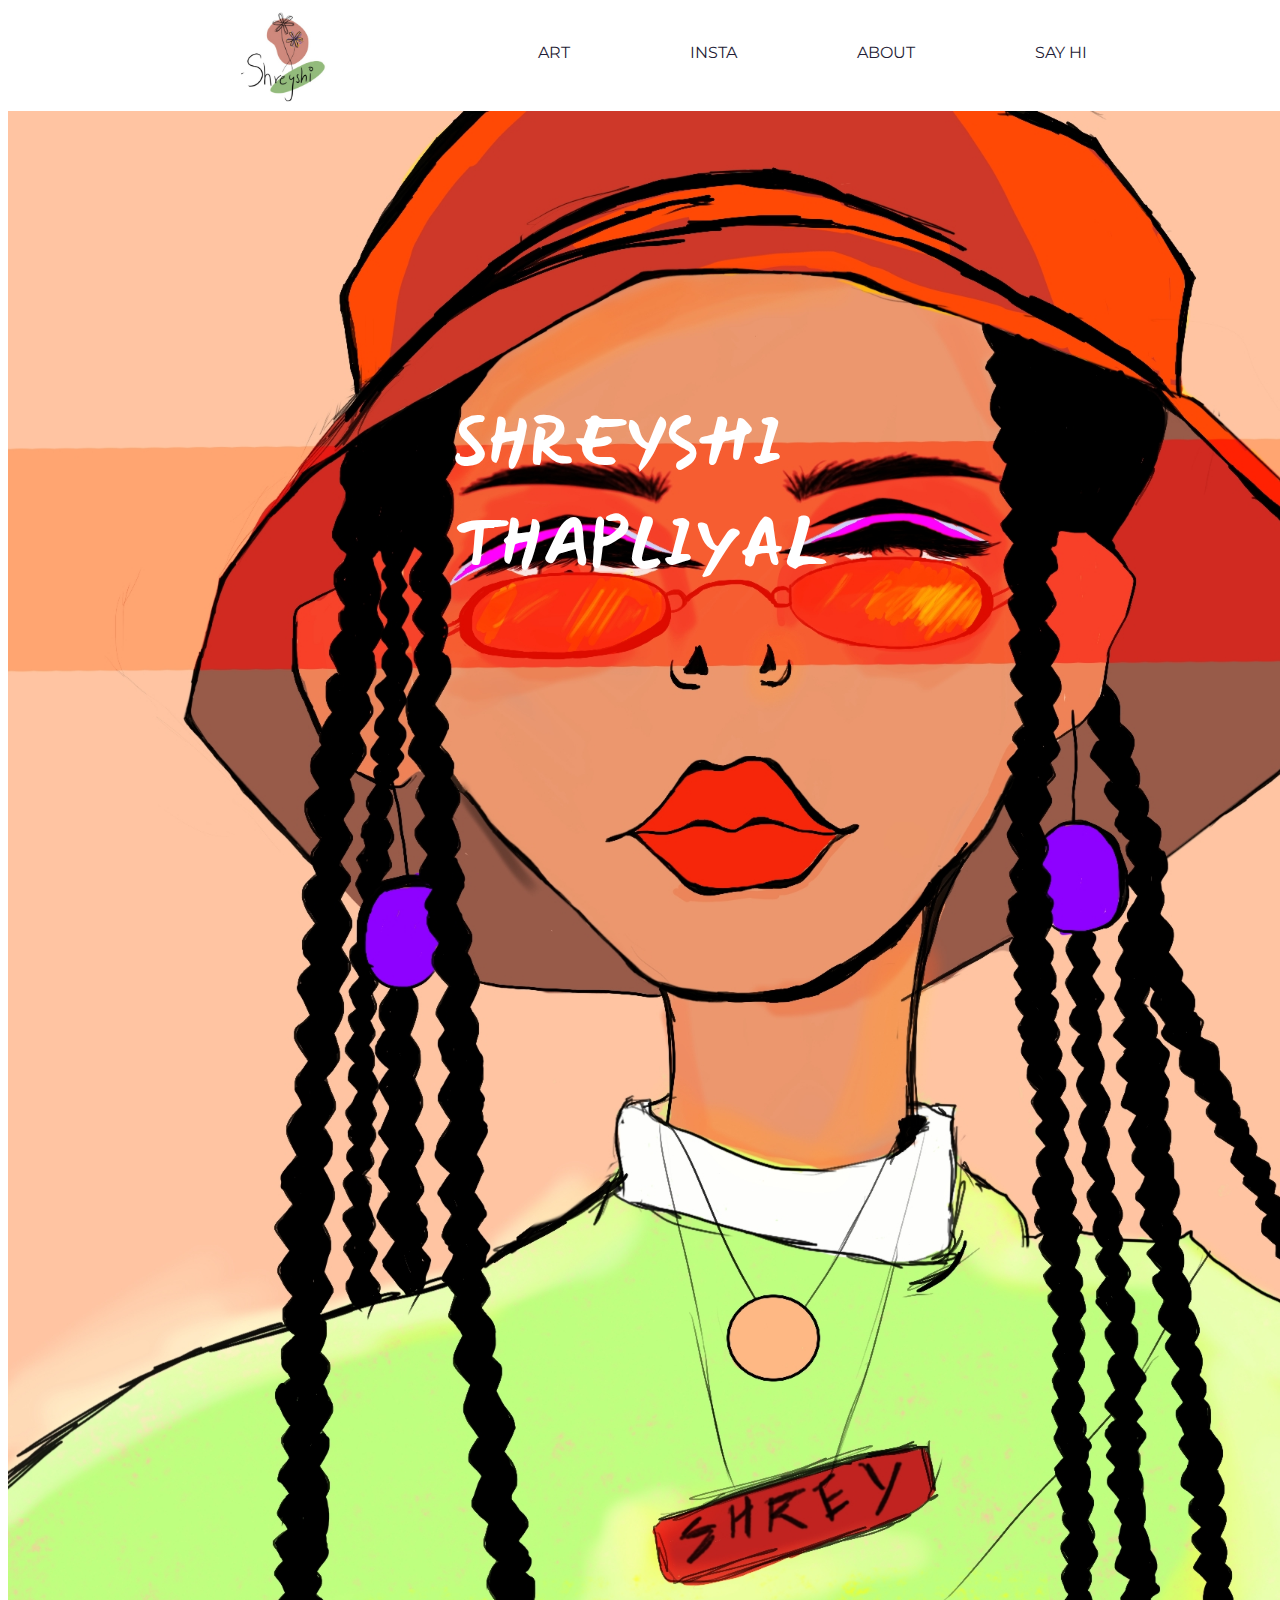
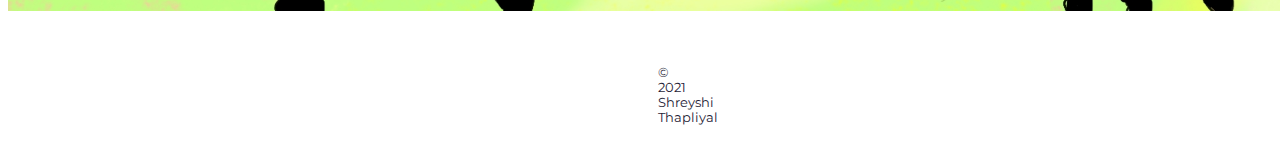
<file: index.html>
<!DOCTYPE html>
<html lang="en" dir="ltr">
  <head>
    <meta charset="utf-8">
    <title>Shreyshi Thapliyal</title>
    <link rel="stylesheet" href="css/style.css">
    <link rel="icon" href="images/favicon.ico">
    <link rel="preconnect" href="https://fonts.googleapis.com">
<link rel="preconnect" href="https://fonts.gstatic.com" crossorigin>
<link href="https://fonts.googleapis.com/css2?family=Mansalva&family=Merriweather:ital,wght@1,300&family=Yuji+Hentaigana+Akari&display=swap&family=Montserrat:wght@100;200;300&display=swap" rel="stylesheet">
  </head>
  <body>
    <div class="header">
      <div class"nav-brand">
          <a href="index.html"><img class="logo" src="images/logo.jpg"></a>
        </div>

      <div class="head">
        <a class="heads" href="art.html">ART</a>
        <a class="heads" href="insta.html ">INSTA</a>
        <a class="heads" href="about.html">ABOUT</a>
        <a class="heads" href="hi.html ">SAY HI </a>

      </div>


</div>
<div class="container">
  <img id="name" src="images/img1_firstpage.jpg" alt="background img">
  <script type="text/javascript">
    let image=document.getElementById('name');
    let images=['images/img1_firstpage.jpg','images/img2_firstpage.jpg']
    var i=0;

  var renew=  setInterval(function(){
    document.getElementById('name').src=images[i];
    i++;
    if(i==images.length){
      i=0;
    }

  },800);
  </script>
  <h1 class="center-text">SHREYSHI <br>THAPLIYAL</h1>

<div class="endline">
  <p>© 2021 Shreyshi Thapliyal</p>


  </div>
  </div>
  </body>
</html>
</file>
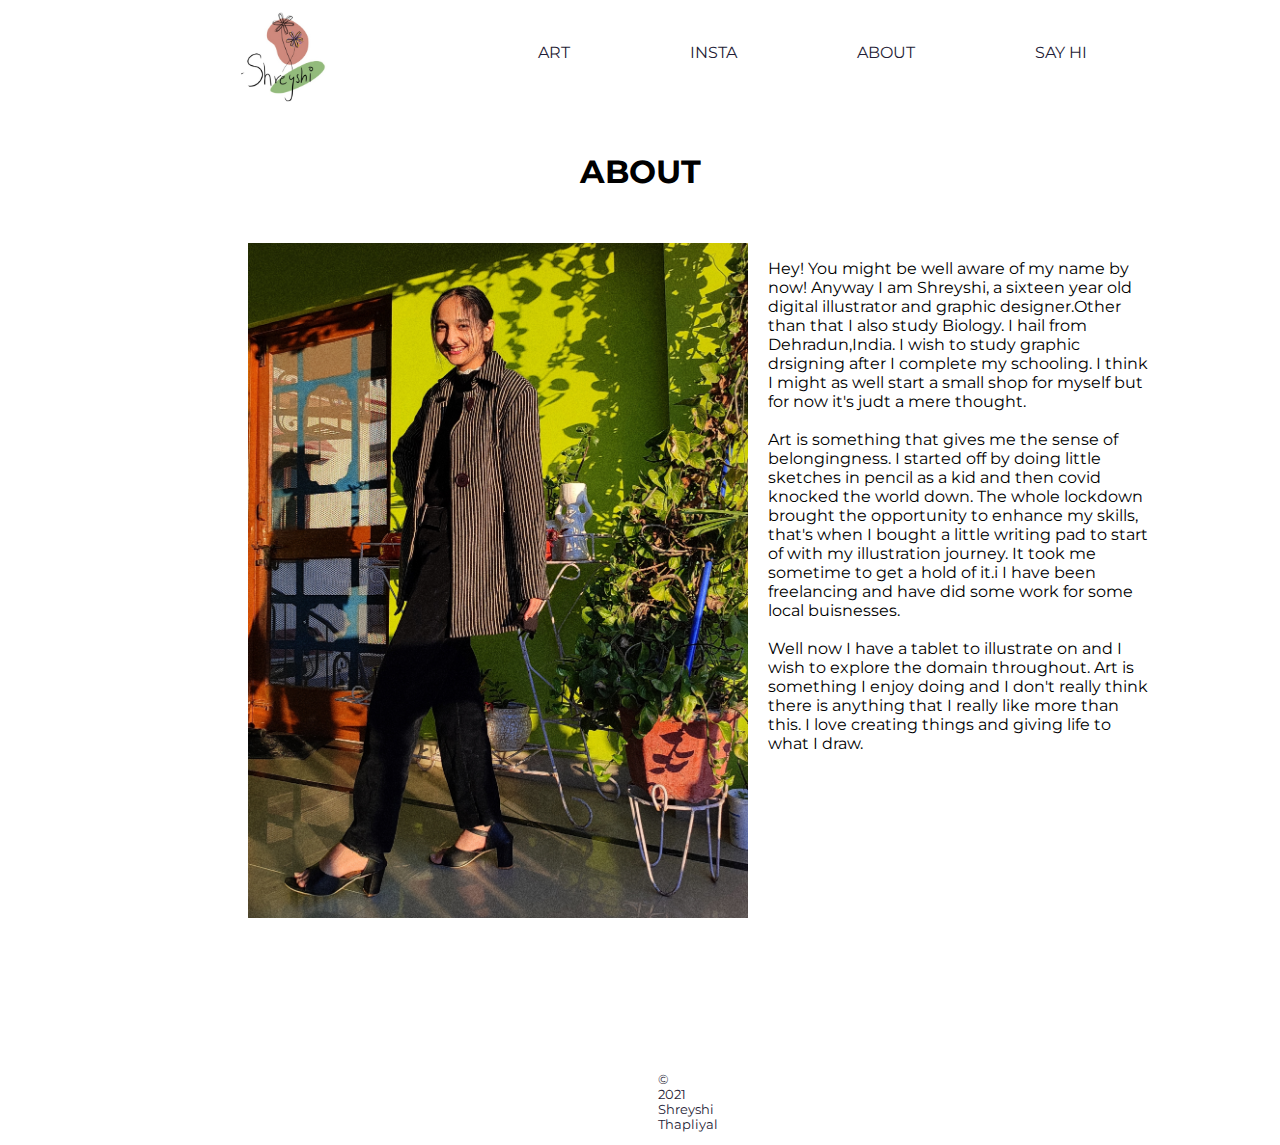
<file: about.html>
<!DOCTYPE html>
<html lang="en" dir="ltr">
  <head>
    <meta charset="utf-8">
    <title>Shreyshi Thapliyal | ABOUT</title></title>
    <link rel="stylesheet" href="css/style.css">
    <link rel="icon" href="images/favicon.ico">
    <link rel="preconnect" href="https://fonts.googleapis.com">
<link rel="preconnect" href="https://fonts.gstatic.com" crossorigin>
<link href="https://fonts.googleapis.com/css2?family=Mansalva&family=Merriweather:ital,wght@1,300&family=Yuji+Hentaigana+Akari&display=swap&family=Montserrat:wght@100;200;300&display=swap" rel="stylesheet">
  </head>
  <body>
    <div class="header">
      <div class"nav-brand">
        <a href="index.html"><img class="logo" src="images/logo.jpg"></a>
        </div>

      <div class="head">
        <a class="heads" href="art.html">ART</a>
        <a class="heads" href="insta.html ">INSTA</a>
        <a class="heads" href="about.html">ABOUT</a>
        <a class="heads" href="hi.html ">SAY HI </a>

      </div>


</div>
    <h1 class="about">ABOUT</h1>
    <div class="about_container">
      <div class="profile">
    <img class="profile_img"src="images/shreyshi.jpg" alt="profile image">
  </div>
  <div class="About_content">

    <p>
      Hey!  You might be well aware of my name by now! Anyway I am Shreyshi, a sixteen year old digital illustrator and graphic designer.Other than that I also study Biology.
      I hail from Dehradun,India. I wish to study graphic drsigning after I complete my schooling. I think I might as well start a small shop for myself but for now it's judt a mere thought.
      <br> <br> Art is something that gives me the sense of belongingness. I started off by doing little sketches in pencil as a kid and then covid knocked the world down. The whole lockdown brought the opportunity
      to enhance my skills, that's when I bought a little writing pad to start of with my illustration journey. It took me sometime to  get a hold of it.i I have been
      freelancing and have did some work for some local buisnesses.<br> <br>

      Well now I have a tablet to illustrate on and I wish to explore the domain throughout. Art is something I enjoy doing and I don't really think there is anything
      that I really like more than this. I love creating things and giving life to what I draw.
    </p>
  </div>
</div>

  <div class="endline">
    <p>© 2021 Shreyshi Thapliyal</p>
  </div>

  </body>
</file>
<file: css/style.css>
.header{
    margin-left: 50px;
    padding:10px 0 5px;
    display:flex;


}
.logo{
  width: 90px;
    height: 90px;
    border-radius: 50%;
    overflow: hidden;
    margin-top: -6px;
    margin-left: 180px;
}
.head{
  margin-left: 150px;
}
.heads{
    font-family: 'Montserrat', sans-serif;
  color: #1F1D36;
margin-left: 40px;
margin-right: 40px;
float:left;
padding-left: 20px;
padding-right: 20px;
padding-top: 25px;
padding-bottom: 25px;

}
a:link{
  text-decoration: none;
}
a:hover{
  color: #3F0713
}

.container{

  margin-bottom: 20px;


}
#name {
    max-width: 2200px;
    max-height: 1500px;

}


.center-text {
  position: fixed;
  top: 50%;
  left: 50%;
  transform: translate(-50%, -50%);
  font-family: 'Mansalva', cursive;
  font-size: 400%;
  color: #FFFFFF;

}
.endline{
  font-family: 'Montserrat', sans-serif;
  margin-top: 50px;
  margin-left:650px;
margin-right:600px;
color: #1F1D36;
font-size: 0.8rem;

}



.about{
  position:relative;
  text-align: center;
    font-family: 'Montserrat', sans-serif;
    padding-top: 20px;

}
.about_container {
 display:flex;


}
.profile_img{
  max-width: 500px;
  max-height: 800px;
  margin-top: 30px;
  margin-left: 240px;
margin-bottom: 100px;
  flex-basis: 40%
}
.About_content{
  margin-top: 30px;
  padding-left:20px;
  padding-right: 120px;
  font-family: 'Montserrat', sans-serif;
}






.row {
  display: -ms-flexbox; /* IE 10 */
  display: flex;
  -ms-flex-wrap: wrap; /* IE 10 */
  flex-wrap: wrap;
  padding: 0 4px;
}

/* Create two equal columns that sits next to each other */
.column {
  -ms-flex: 50%; /* IE 10 */
  flex: 50%;
  padding: 0 4px;
}

.column img {
  margin-top: 8px;
  vertical-align: middle;
}


.headerr {
  text-align: center;
  padding: 32px;
}
</file>
